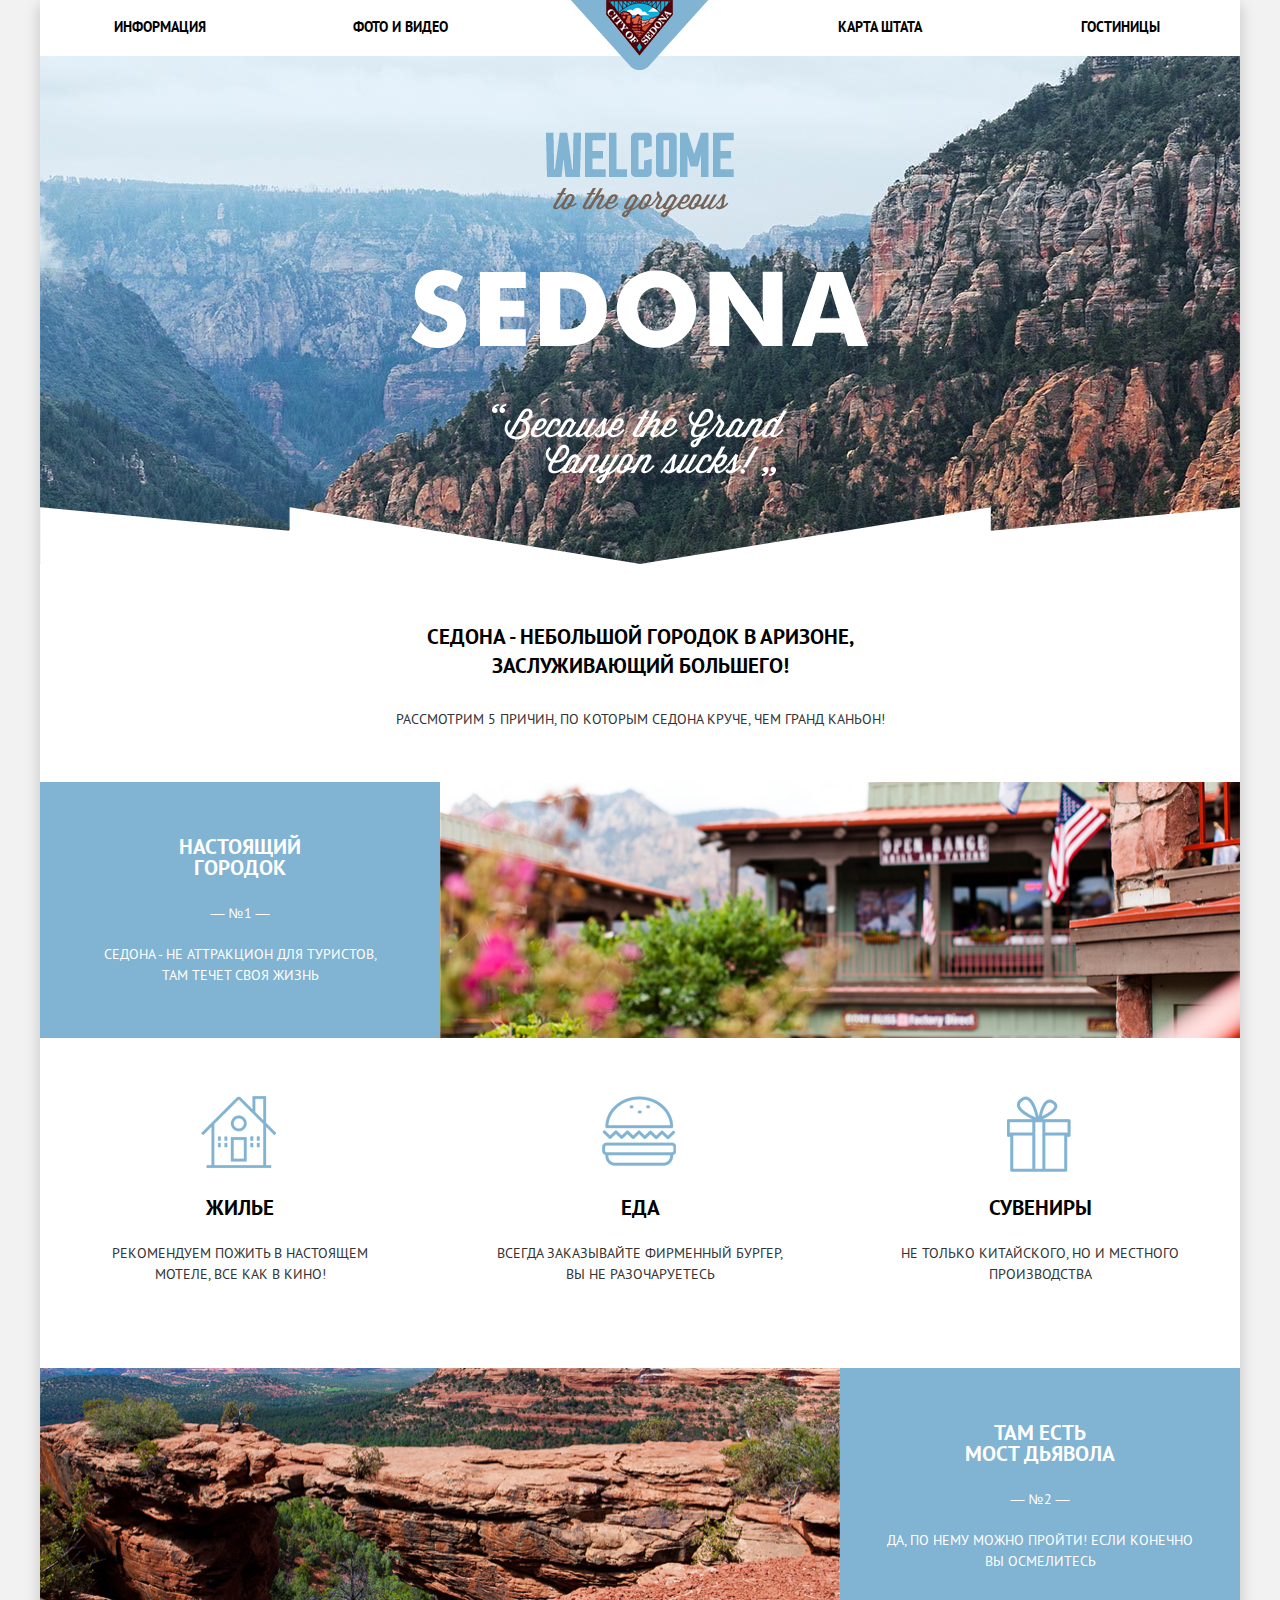
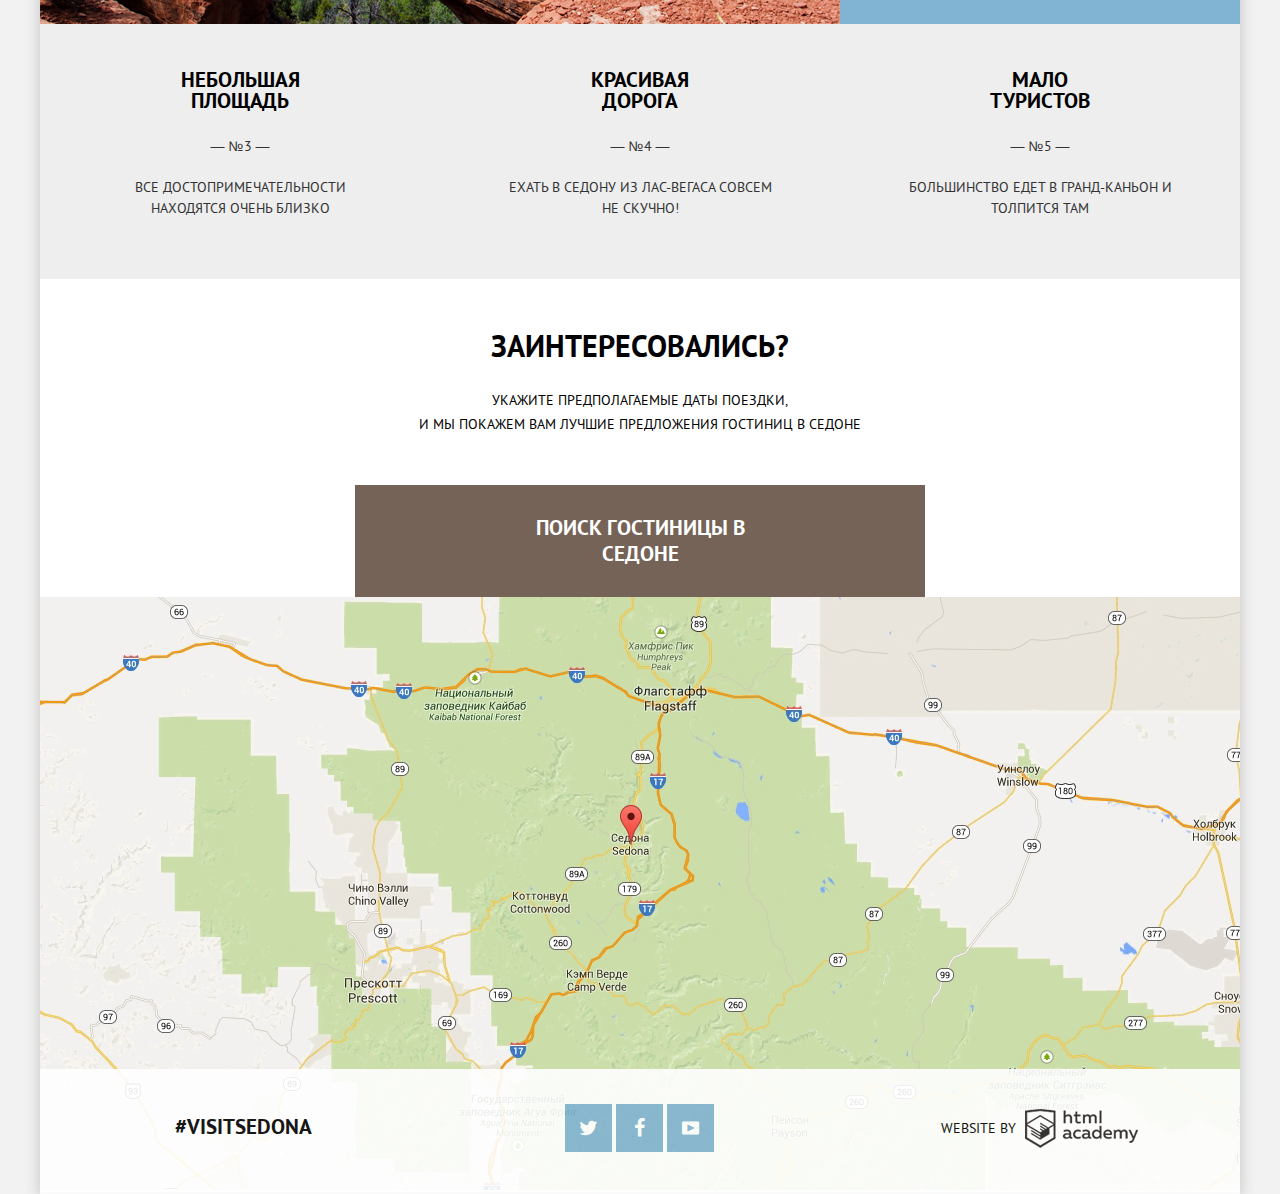
<file: index.html>
<!DOCTYPE html>
<html lang="ru">

<head>
  <meta charset="utf-8">
  <title>Sedona | Главная</title>
  <link rel="stylesheet" href="css/normalize.css">
  <link rel="stylesheet" href="css/main.css">
</head>

<body>
  <div class="container">
    <header class="header">
      <div class="intro">
        <nav class="main-nav clearfix">
          <a href="index.html">
            <img class="header__logo" src="img/header_logo.png" alt="Sedona" width="138" height="70">
          </a>
          <ul class="main-nav__list clearfix">
            <li class="main-nav__item">
              <a class="main-nav__link">Информация</a>
            </li>
            <li class="main-nav__item">
              <a href="#" class="main-nav__link">Фото и видео</a>
            </li>
            <li class="main-nav__item">
              <a href="#" class="main-nav__link">Карта штата</a>
            </li>
            <li class="main-nav__item">
              <a href="hotels.html" class="main-nav__link">Гостиницы</a>
            </li>
          </ul>
        </nav>
      </div>
    </header>
    <section class="features clearfix">
      <h2 class="features__title">
        Седона - небольшой городок в Аризоне,<br> заслуживающий большего!
      </h2>
      <p class="features__subtitle">
        Рассмотрим 5 причин, по которым Седона круче, чем гранд каньон!
      </p>

      <section class="features__item clearfix">
        <div class="features__box">
          <h3 class="features__name">Настоящий<br> городок</h3>
          <span class="features__number">— №1 —</span>
          <p class="features__description">
            Седона - не аттракцион для туристов,<br> там течет своя жизнь
          </p>
        </div>
        <div class="features__img features__img--right">
          <img src="img/town.jpg" alt="Sedona Town" width="800" height="256">
        </div>
      </section>
      <section class="features__item clearfix">
        <div class="features__box features__box--living">
          <h3 class="features__name">Жилье</h3>
          <p class="features__description">
            Рекомендуем пожить в настоящем<br> мотеле, все как в кино!
          </p>
        </div>
        <div class="features__box features__box--food">
          <h3 class="features__name">Еда</h3>
          <p class="features__description">
            Всегда заказывайте фирменный бургер,<br> вы не разочаруетесь
          </p>
        </div>
        <div class="features__box features__box--right features__box--souvenirs">
          <h3 class="features__name">Сувениры</h3>
          <p class="features__description">
            Не только китайского, но и местного<br> производства
          </p>
        </div>
      </section>
      <section class="features__item clearfix">
        <div class="features__box features__box--right">
          <h3 class="features__name">Там есть<br> мост дьявола</h3>
          <span class="features__number">— №2 —</span>
          <p class="features__description">
            Да, по нему можно пройти! Если конечно<br> вы осмелитесь
          </p>
        </div>
        <div class="features__img features__img--left">
          <img src="img/devils_bridge.jpg" alt="Sedona Town" width="800">
        </div>
      </section>
      <section class="features__item clearfix">
        <div class="features__box features__box--area">
          <h3 class="features__name">Небольшая<br> площадь</h3>
          <span class="features__number">— №3 —</span>
          <p class="features__description">
            Все достопримечательности<br> находятся очень близко
          </p>
        </div>
        <div class="features__box features__box--road">
          <h3 class="features__name">Красивая<br> дорога</h3>
          <span class="features__number">— №4 —</span>
          <p class="features__description">
            Ехать в Седону из Лас-Вегаса совсем<br> не скучно!
          </p>
        </div>
        <div class="features__box features__box--tourists">
          <h3 class="features__name">Мало<br> туристов</h3>
          <span class="features__number">— №5 —</span>
          <p class="features__description">
            Большинство едет в Гранд-Каньон и<br> толпится там
          </p>
        </div>
      </section>
    </section>
    <section class="booking">
      <h2 class="booking__title">
        Заинтересовались?
      </h2>
      <p class="booking__subtitle">
        Укажите предполагаемые даты поездки,<br> и мы покажем вам лучшие предложения гостиниц в Седоне
      </p>
      <button class="booking__button" type="submit">Поиск гостиницы в Седоне</button>
    </section>
    <div class="map">
      <img src="img/map.jpg"  alt="map" width="1200" height="593">

      <form class="booking-form booking-form--hide" action="GET">
        <fieldset class="booking-form__checkin">
          <label class="booking-form__checkin-label" for="checkin">Дата заезда:</label>
          <input class="booking-form__checkin-input" id="checkin" type="text" placeholder="24 апреля 2016">
          <span class="icon-calendar"></span>
        </fieldset>
        <fieldset class="booking-form__checkout clearfix">
          <label class="booking-form__checkout-label" for="checkout">Дата выезда:</label>
          <input class="booking-form__checkout-input" id="checkout" type="text" placeholder="4 июля 2016">
          <span class="icon-calendar"></span>

        </fieldset>
        <fieldset class="booking-form__guests">
          <div class="counter counter--adults">
            <label class="counter__label counter__label--adults" for="counter__adults">Взрослые:</label>
            <button class="counter__minus icon-minus"></button>
            <input class="counter__input" type="text" name="counter__adults" id="counter__adults" value="2">
            <button class="counter__plus icon-plus"></button>
          </div>
          <div class="counter counter--children">
            <label class="counter__label counter__label--children" for="counter__children">Дети:</label>
            <button class="counter__minus icon-minus"></button>
            <input class="counter__input" type="text" name="counter__children" id="counter__children" value="2">
            <button class="counter__plus icon-plus"></button>
          </div>
        </fieldset>
        <button type="submit" class="booking-form__button">Найти</button>
      </form>
    </div>
    <footer class="footer footer--index clearfix">
      <div class="footer__link">
        <a href="#" target="_blank">#visitsedona</a>
      </div>
      <div class="social">
        <a href="#" class="social__btn social__btn--tw icon-twitter"></a>
        <a href="#" class="social__btn social__btn--fb icon-facebook"></a>
        <a href="#" class="social__btn social__btn--yt icon-youtube"></a>
      </div>
      <div class="footer__logo">
        <span>Website by</span>
        <a href="http://www.htmlacademy.ru">
          <div class="logo"></div>
        </a>
      </div>
    </footer>
  </div>

  <script type="text/javascript">

    //Toggles booking form window by pressing button "Поиск гостиниц в Седоне"

    var bookingButton = document.querySelector(".booking__button");
    var bookingForm = document.querySelector(".booking-form");

    bookingButton.addEventListener("click", function(event) {
      event.preventDefault();
      bookingForm.classList.toggle("booking-form--hide");
    })
  </script>
</body>

</html>
</file>
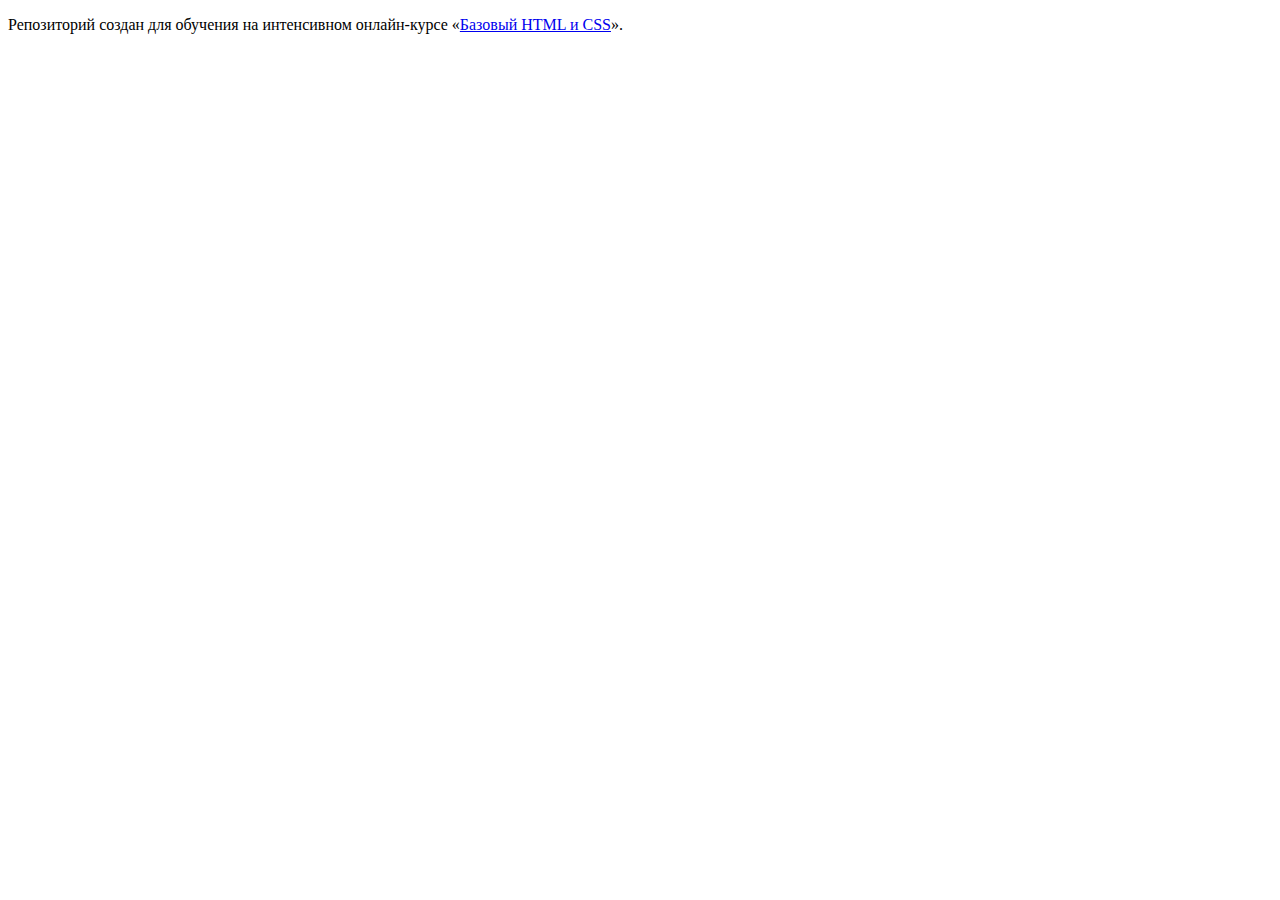
<file: master/index.html>
<!DOCTYPE html>
<html lang="ru">
  <head>
    <meta charset="utf-8">
    <title>HTML Academy: Седона</title>
    <base href="https://htmlacademy-htmlcss.github.io/143887-sedona/master/">
</head>
  <body>

    <p>Репозиторий создан для обучения на интенсивном онлайн‑курсе «<a href="https://htmlacademy.ru/intensive/htmlcss">Базовый HTML и CSS</a>».</p>

  </body>
</html>
</file>
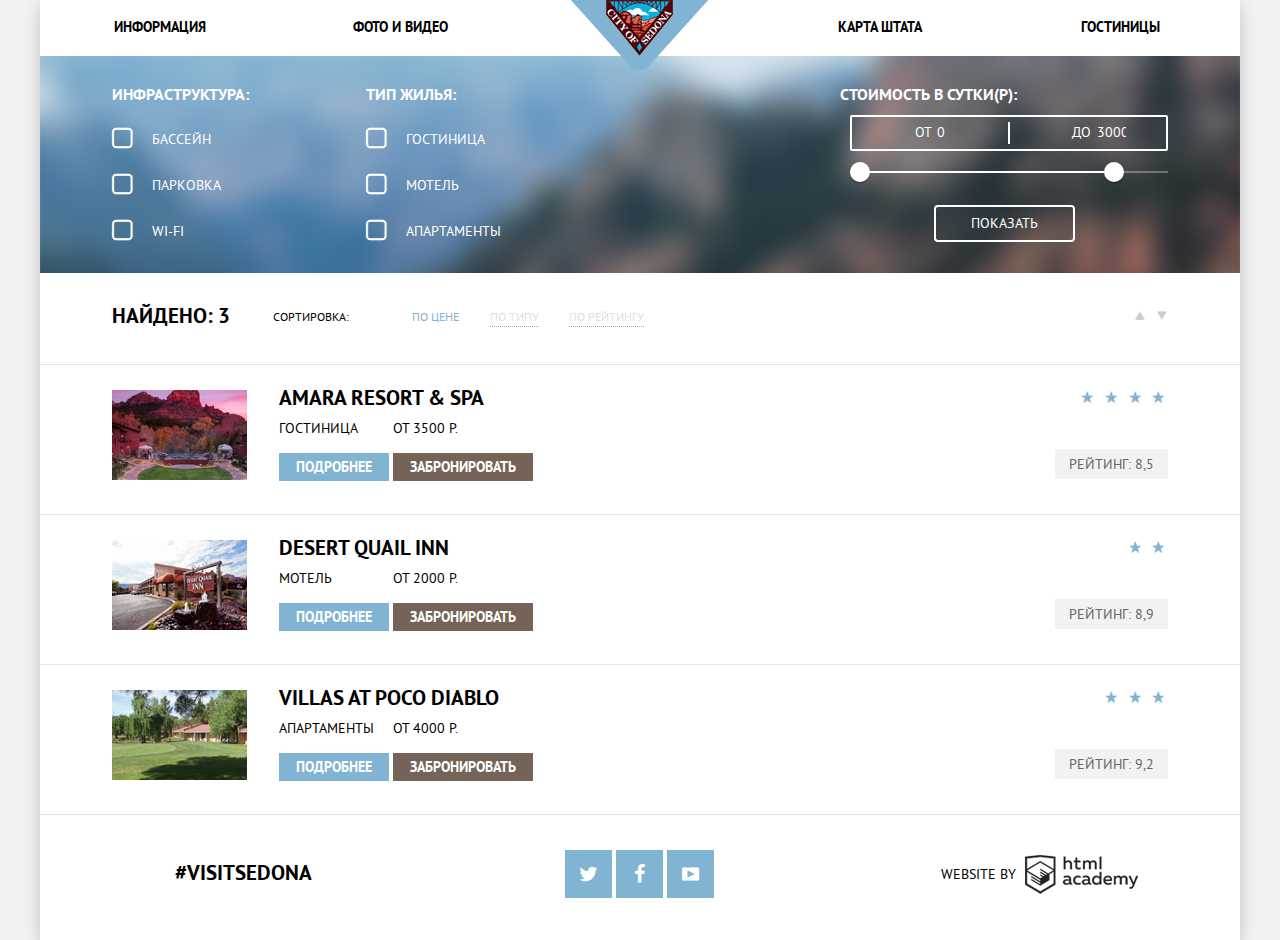
<file: hotels.html>
<!DOCTYPE html>
<html lang="ru">

<head>
  <meta charset="utf-8">
  <title>Sedona | Отели</title>
  <link rel="stylesheet" href="css/normalize.css">
  <link rel="stylesheet" href="css/main.css">
</head>

<body>
  <div class="container">
    <header class="page-header">
      <nav class="main-nav clearfix">
        <a href="index.html">
          <img class="header__logo" src="img/header_logo.png" alt="Sedona" width="138" height="70">
        </a>
        <ul class="main-nav__list clearfix">
          <li class="main-nav__item">
            <a class="main-nav__link">Информация</a>
          </li>
          <li class="main-nav__item">
            <a href="#" class="main-nav__link">Фото и видео</a>
          </li>
          <li class="main-nav__item">
            <a href="#" class="main-nav__link">Карта штата</a>
          </li>
          <li class="main-nav__item">
            <a href="hotels.html" class="main-nav__link">Гостиницы</a>
          </li>
        </ul>
      </nav>
    </header>
    <div class="filter">
      <div class="filter-inputs clearfix">
        <fieldset class="amenities">
          <legend class="amenities__legend">Инфраструктура:</legend>

            <input class="amenities__input" id="pool" type="checkbox" name="extras" value="pool">
            <label class="amenities__label" for="pool">Бассейн</label>


            <input id="parking" type="checkbox" name="extras" value="parking" class="amenities__input">
            <label class="amenities__label" for="parking">Парковка</label>


            <input class="amenities__input" id="wifi" type="checkbox" name="extras" value="wifi">
            <label class="amenities__label" for="wifi">Wi-Fi</label>

        </fieldset>
        <fieldset class="property">
          <legend class="property__legend">Тип жилья:</legend>

            <input class="property-type__input" id="hotel" type="checkbox" name="property-type" value="hotel">
            <label class="property-type__label" for="hotel">Гостиница</label>


            <input class="property-type__input" id="motel" type="checkbox" name="property-type" value="motel">
            <label class="property-type__label" for="motel">Мотель</label>


            <input class="property-type__input" id="appartement" type="checkbox" name="property-type" value="appartement">
            <label class="property-type__label" for="appartement">Апартаменты</label>

        </fieldset>
        <div class="filter-range">
          <span class="filter-range__title">Стоимость в сутки(Р):</span>

            <div class="price-controls">
              <label for="min-price-input" class="price-controls--min">от
                <input type="text" name="min-price" value="0" id="min-price-input">
              </label>
              <label for="max-price-input" class="price-controls--max">до
                <input type="text" name="max-price" value="3000" id="max-price-input">
              </label>
            </div>


          <div class="range-controls">
            <div class="range-controls__scale">
              <div class="range-controls__bar">
              </div>
              <div class="range-controls__toggle range-controls__toggle--min"></div>
              <div class="range-controls__toggle range-controls__toggle--max"></div>
            </div>
          </div>

          <button type="submit" class="filter-range__btn">Показать</button>
        </div>
      </div>

      <section class="sort clearfix">
        <span class="sort-found">Найдено: 3</span>
        <span class="sort-list__label">Сортировка:</span>
        <ul class="sort-list">
          <li class="sort-list__item sort-list__item--active">
            <a href="" class="sort-list__link sort-list__link--active">По цене</a>
          </li>
          <li class="sort-list__item">
            <a href="" class="sort-list__link">По типу</a>
          </li>
          <li class="sort-list__item">
            <a href="" class="sort-list__link">По рейтингу</a>
          </li>
        </ul>
        <div class="sort-selector">
          <div class="sort-selector__up icon-up-dir"></div>
          <div class="sort-selector__down icon-down-dir"></div>

        </div>
      </section>

      <section class="filter-results">
        <div class="result clearfix">

          <img class="hotel-img" src="img/amara_thumbnail.png" alt="Amara Resort" width="135" height="90">
          <div class="hotel-description">
            <a href="#" class="hotel-name">Amara Resort &amp; Spa</a>
            <div class="hotel-type-price">
              <span class="hotel-type">Гостиница</span>
              <span class="hotel-price">от 3500 Р.</span>
            </div>
            <a href="#" class="more-btn">Подробнее</a>
            <a href="#" class="book-btn">Забронировать</a>
          </div>
          <div class="hotel-rating">
            <div class="hotel-rating__stars">
              <span class="icon-star"></span>
              <span class="icon-star"></span>
              <span class="icon-star"></span>
              <span class="icon-star"></span>
            </div>
            <div class="hotel-rating__badge">Рейтинг: 8,5</div>
          </div>
        </div>
        <div class="result clearfix">
          <img class="hotel-img" src="img/desert_thumbnail.png" alt="Desert Quail Inn" width="135" height="90">
          <div class="hotel-description">
            <a href="#" class="hotel-name">Desert Quail Inn</a>
            <div class="hotel-type-price">
              <span class="hotel-type">Мотель</span>
              <span class="hotel-price">от 2000 Р.</span>
            </div>
            <a href="#" class="more-btn">Подробнее</a>
            <a href="#" class="book-btn">Забронировать</a>
          </div>
          <div class="hotel-rating">
            <div class="hotel-rating__stars">
              <span class="icon-star"></span>
              <span class="icon-star"></span>
            </div>
            <div class="hotel-rating__badge">Рейтинг: 8,9</div>
          </div>
        </div>
        <div class="result clearfix">
          <img class="hotel-img" src="img/villas_thumbnail.png" alt="Villas at Poco Diablo" width="135" height="90">
          <div class="hotel-description">
            <a href="#" class="hotel-name">Villas at Poco Diablo</a>
            <div class="hotel-type-price">
              <span class="hotel-type">Апартаменты</span>
              <span class="hotel-price">от 4000 Р.</span>
            </div>
            <a href="#" class="more-btn">Подробнее</a>
            <a href="#" class="book-btn">Забронировать</a>
          </div>
          <div class="hotel-rating">
            <div class="hotel-rating__stars">
              <span class="icon-star"></span>
              <span class="icon-star"></span>
              <span class="icon-star"></span>
            </div>
            <div class="hotel-rating__badge">Рейтинг: 9,2</div>
          </div>
        </div>
      </section>
    </div>





    <footer class="footer clearfix">
      <div class="footer__link">
        <a href="#" target="_blank">#visitsedona</a>
      </div>
      <div class="social">
        <a href="#" class="social__btn social__btn--tw icon-twitter"></a>
        <a href="#" class="social__btn social__btn--fb icon-facebook"></a>
        <a href="#" class="social__btn social__btn--yt icon-youtube"></a>
      </div>
      <div class="footer__logo">
        <span>Website by</span>
        <a href="http://www.htmlacademy.ru">
          <div class="logo"></div>
        </a>

      </div>
    </footer>


  </div>
</body>

</html>
</file>
<file: css/main.css>
@font-face {
  font-family: "PT Sans";
  font-weight: normal;
  font-style: normal;
  src: url("../fonts/web/ptsans.woff") format("woff"), url("../fonts/web/ptsans.woff2") format("woff2");
}

@font-face {
  font-family: "PT Sans";
  font-weight: bold;
  font-style: normal;
  src: url("../fonts/web/ptsansbold.woff") format("woff"), url("../fonts/web/ptsansbold.woff2") format("woff2");
}

@font-face {
  font-weight: normal;
  font-style: normal;

  font-family: "symbols-sedona";
  src: url("../fonts/symbols-sedona.woff") format("woff"),
       url("../fonts/symbols-sedona.woff2") format("woff2");
}

[class^="icon-"]::before,
[class*=" icon-"]::before {
  display: inline-block;
  width: 1em;
  margin-right: 0.2em;
  margin-left: 0.2em;

  font-weight: normal;
  line-height: 1em;
  font-family: "symbols-sedona";
  text-align: center;
  text-transform: none;
  text-decoration: inherit;
  font-style: normal;
  font-variant: normal;

  speak: none;
}

.icon-facebook::before { content: "\66"; } /* "f" */
.icon-twitter::before { content: "\74"; } /* "t" */
.icon-up-dir::before { content: "\25b2"; } /* "▲" */
.icon-down-dir::before { content: "\25bc"; } /* "▼" */
.icon-star::before { content: "\2605"; } /* "★" */
.icon-check-off::before { content: "\2610"; } /* "☐" */
.icon-check-on::before { content: "\2611"; } /* "☑" */
.icon-calendar::before { content: "\e800"; } /* "" */
.icon-plus::before { content: "\e801"; } /* "" */
.icon-minus::before { content: "\e802"; } /* "" */
.icon-youtube::before { content: "\f39e"; } /* "" */


* {
  box-sizing: border-box;
}

ul, li, h1, h2, h3, h4, h5, p {
  margin: 0;
  padding: 0;
}

img {
  max-width: 100%;
  height: auto;
}

fieldset {
  margin: 0;
  padding: 0;
  outline: none;
  border: none;
}

body {
  background-color: #f2f2f2;

  font-family: 'PT Sans', sans-serif;
  font-size: 14px;
  font-weight: 400;
  text-transform: uppercase;

  line-height: 14px;
}

.clearfix:after {
  display: table;
  clear: both;
  content: "";
}

.container {
  position: relative;

  width: 93.75%;
  margin: 0 auto;

  background-color: #ffffff;
  box-shadow: 0 5px 15px 0 rgba(0, 0, 0, 0.2);
}

.main-nav {
  position: relative;
  top: 0;
  left: 0;
  z-index: 100;

  width: 100%;
  min-height: 56px;

  background-color: #ffffff;

  text-transform: uppercase;
  font-size: 14px;
  font-weight: 700;
  line-height: 26px;
}

.main-nav__list {
  display: block;
  margin: 0 auto;

  list-style: none;
}

.main-nav__item {
  display: inline-block;
  vertical-align: top;
  width: 20%;
  padding-top: 14px;
  padding-bottom: 16px;

  text-align: left;
}

.main-nav__item:nth-child(n+2){
  margin-left: -4px;
}

.main-nav__item:nth-child(2){
  margin-right: 20%;
}

.header__logo {
  position: absolute;
  top: 0;
  left: 50%;
  z-index: 100;

  margin-left: -69px;

  text-align: center;
}

.main-nav__link {
  display: block;

  text-align: center;
  color: #000000;
  text-decoration: none;
}

.main-nav__link:hover {
  color: #a8c9df;
}

.main-nav__link:active {
  color: #ebebeb;
}

.intro {
  position: relative;
  height: 564px;
  background: url("../img/header_bg.jpg") no-repeat top center;
}

.intro:before {
  content: "";

  position: absolute;
  top: 132px;
  left: 0;

  width: 100%;
  height: 355px;

  background: url("../img/intro_heading.png") no-repeat center top;
}

.intro:after {
  content: "";

  position: absolute;
  left: 0;
  bottom: 0;
  z-index: 100;

  width: 100%;
  height: 60px;

  background: url("../img/intro_shape.png") no-repeat center bottom;
}

.features {
  padding-top: 58px;
}

.features__title {
  margin-bottom: 25px;
  padding: 0 15em;

  font-size: 1.5em;
  font-weight: 700;
  line-height: 1.4;
  text-transform: uppercase;
  text-align: center;
}

.features__subtitle {
  margin-bottom: 50px;

  font-size: 14px;
  font-weight: 400;
  line-height: 26px;
  text-transform: uppercase;
  color: #333333;
  text-align: center;
}


.features__box {
  width: 33.33333333%;
  float: left;
  padding-top: 54px;
  padding-bottom: 52px;

  text-align: center;
  color: #ffffff;

  background-color: #81b3d2;
}

.features__name {
  margin-bottom: 25px;

  font-size: 21px;
  line-height: 21px;
  font-weight: 700;
}

.features__number {
  display: block;
  margin-bottom: 20px;

  font-size: 14px;
  font-weight: 400;
  line-height: 21px;
  text-transform: uppercase;
  color: #ffffff;
  text-align: center;
}



.features__description {
  font-size: 14px;
  font-weight: 400;
  line-height: 21px;
  text-transform: uppercase;
  color: #ffffff;
  text-align: center;
}

.features__img {
  width: 66.66666666%;
  height: 256px;
  float: right;

  background: rgba(0,0,0,.1);
  overflow: hidden;
}

.features__img img {
  width: 100%;
  height: 256px;
}

.features__img--right {
  float: right;
}



.features__box--right {
  float: right;
}

.features__img--left {
  float: left
}

.features__box--living, .features__box--food, .features__box--souvenirs {
  float: left;
  width: 33.333333%;
  height: 330px;

  background-color: inherit;
  text-align: center;
}

.features__box--living .features__name,
.features__box--food .features__name,
.features__box--souvenirs .features__name {
  position: relative;

  padding-top: 105px;

  color: #000000;
}

.features__box--living .features__description,
.features__box--food .features__description,
.features__box--souvenirs .features__description {
  color: #333333;
}

.features__box--living .features__name:before,
.features__box--food .features__name:before,
.features__box--souvenirs .features__name:before {
  content: "";

  position: absolute;
  bottom: 45px;
  left: 40%;

  display: block;
  width: 77px;
  height: 77px;
}

.features__box--living .features__name:before {
  background: url("../img/house_icon.png") no-repeat top center;
}

.features__box--food .features__name:before {
  background: url("../img/burger_icon.png") no-repeat top center;
}

.features__box--souvenirs .features__name:before {
  background: url("../img/gift_icon.png") no-repeat top center;
}

.features__box--area,
.features__box--road,
.features__box--tourists {
  padding-top: 45px;
  padding-bottom: 60px;

  background-color: #eeeeee;
}

.features__box--area .features__name,
.features__box--road .features__name,
.features__box--tourists .features__name {
  color: #000000;
}

.features__box--area .features__number,
.features__box--road .features__number,
.features__box--tourists .features__number {
  color: #333333;
}

.features__box--area .features__description,
.features__box--road .features__description,
.features__box--tourists .features__description {
  color: #333333;
}

.booking {
  padding-top: 55px;

  text-align: center;
}

.booking__title {
  margin-bottom: 30px;

  font-size: 30px;
  font-weight: 700;
  line-height: 24px;
}

.booking__subtitle {
  margin-bottom: 49px;

  font-size: 14px;
  font-weight: 400;
  line-height: 24px;
}

.booking__button {
  display: block;
  padding: 30px 140px;
  margin: 0 315px;

  background-color: #766357;
  border: none;

  font-family: inherit;
  text-transform: inherit;
  font-size: 21px;
  font-weight: 700;
  line-height: 26px;
  text-align: center;
  color: #ffffff;

  cursor: pointer;
}

.booking__button:hover {
  background: #604e43;
}

.booking__button:focus {
  outline: none;
}




.booking-form {
  position: absolute;
  top: 0;
  left: 26.25%;
  z-index: 100;

  width: 570px;
  padding: 55px;

  background-color: #ffffff;
  box-shadow: 0 10px 20px 0 rgba(0, 0, 0, 0.25);

  display: block;
}

.booking-form--hide {
  display: none;
}

.booking-form label {
  font-size: 14px;
  font-weight: 700;
}


.booking-form__checkin,
.booking-form__checkout,
.booking-form__guests {
  position: relative;

  margin-bottom: 30px;
}

.booking-form__checkin-label,
.booking-form__checkout-label {
  display: inline-block;
  vertical-align: top;
  width: 110px;
  padding: 12px 0;
}

.booking-form__checkin-input,
.booking-form__checkout-input {
  display: inline-block;
  vertical-align: top;
  width: 345px;
  padding: 10px;

  border: none;
  background-color: #f2f2f2;

  outline: none;
}

.booking-form__checkin-input:hover,
.booking-form__checkout-input:hover {
  border-color: #ebebeb;
  background: #ebebeb;
}

.booking-form__checkin-input:focus,
.booking-form__checkout-input:focus {
  font-family: inherit;
  font-size: 14px;
  font-weight: bold;
  text-transform: uppercase;

  outline: 2px solid #e5e5e5;
  background: #fff;
}

.icon-calendar {
  position: absolute;
  top: 5px;
  right: 7px;

  font-size: 21px;
  line-height: 26px;
  color: #a9a9a9;
}

.icon-calendar:hover {
  color: #000000;
}

.icon-calendar:active {
  color: #81b3d2;
}


::-webkit-input-placeholder {
  text-transform: uppercase;
  color: #000000;
  font-family: "PT Sans", "Arial", sans-serif;
  font-size: 14px;
  font-weight: 700;
}


.booking-form__guests {
  width: 100%;
  margin-bottom: 50px;

  text-align: left;
}

.counter {
  display: inline-block;
  vertical-align: top;
}

.counter--adults {
  margin-right: 29px;
}

.counter--children {
  text-align: right;
}

.counter__label {
  display: inline-block;
  vertical-align: top;
  padding: 10px 0;
  margin-right: 45px;
}

.counter__label--children {
  margin-left: 22px;
  margin-right: 33px;
}

.counter__plus,
.counter__minus {
  display: inline-block;
  vertical-align: top;
  width: 38px;
  height: 38px;
  margin-left: -7px;

  border: none;
  background-color: #f2f2f2;
  color: #a9a9a9;

  cursor: pointer;
}

.counter__plus:hover,
.counter__minus:hover {
  color: #000000;
}

.counter__input {
  display: inline-block;
  vertical-align: top;
  width: 38px;
  height: 38px;
  margin-left: -4px;

  font-family: inherit;
  font-weight: 700;
  font-size: 14px;
  line-height: 26px;
  text-align: center;

  border: none;
  background-color: #f2f2f2;
}

.booking-form__button {
  display: block;
  width: 100%;
  padding: 17px 0;

  font-family: "PT Sans", "Arial", sans-serif;
  font-size: 21px;
  font-weight: 700;
  line-height: 26px;
  text-transform: uppercase;
  color: #ffffff;

  border: none;
  background-color: #81b3d2;

  cursor: pointer;
}

.booking-form__button:hover {
  background-color: #669ec0;

  cursor: pointer;
}

.booking-form__button:focus {
  color: #94b9d2;

  background: #5496bd;
  outline: none;
}


.map {
  position: relative;
  width: 100%;
  height: auto;
}

.footer {
  min-height: 125px;
  padding-left: 6%;
  padding-right: 6%;


  background-color: #ffffff;
}

.footer--index {
  position: absolute;
  z-index: 100;
  bottom: -2px;
  left: 0;

  width: 100%;

  opacity: 0.9;
}

.footer__link {
  float: left;
  width: 33.3%;
  margin-top: 45px;
  padding-left: 6%;
}

.footer__link a {
  font-size: 21px;
  font-weight: 700;
  line-height: 26px;
  text-decoration: none;
  color: #000000;
}

.social {
  float: left;
  width: 33.3%;
  margin-top: 35px;

  text-align: center;
}

.social__btn {
  display: inline-block;
  vertical-align: top;

  width: 47px;
  height: 48px;

  font-size: 0;
  line-height: 0;
  text-decoration: none;

  background: #81b3d2;
}

.social__btn:before {
  font-size: 20px;
  line-height: 48px;
  color: #ffffff;
}

.social__btn:hover {
  background-color: #669ec0;
}

.social__btn:focus {
  background-color: #5496bd;
}

.social__btn:focus:before {
  color: #88b6d1;
}



.footer__logo {
  float: right;
  width: 33.3%;
  margin-top: 40px;
  padding-left: 125px;

}

.footer__logo span {
  display: inline-block;
  vertical-align: top;
  margin-right: 5px;
  margin-top: 12px;

  font-size: 14px;
  line-height: 1;
  font-weight: 400;
}

.logo {
  display: inline-block;
  vertical-align: top;

  width: 113px;
  height: 39px;

  background: url("../img/sprite.png") no-repeat center;
  background-position: -5px -891px;
}

.logo:hover {
  background-position: -5px -989px;
}

.logo:active {
  background-position: -5px -940px;
}

/*==========================================
============== HOTELS PAGE =================
==========================================*/

.filter {
  width: 100%;
  min-height: 217px;
}

.filter-inputs {
  width: 100%;
  padding-top: 28px;

  color: #ffffff;

  background: url("../img/filter_bg.png") no-repeat top center;
  background-size: cover;
}

input[type="checkbox"] {
  display: none;
}

input[type="checkbox"] + label {
  position: relative;

  display: block;
  padding-left: 40px;
  margin-bottom: 32px;

  cursor: pointer;
}

input[type="checkbox"] + label:before {
  content: "\2610";
  position: absolute;
  top: 0;
  left: 0;

  font-family: "symbols-sedona";
  font-size: 26px;
}

input[type="checkbox"]:checked + label:before {
  content: "\2611";
}

input[type="checkbox"] + label:last-child {
  margin-bottom: 35px;
}




.amenities {
  float: left;
  width: 26%;
  padding-left: 6%;
  padding-right: 6%;
}

.amenities__legend,
.property__legend {
  display: block;
  margin-bottom: 27px;

  font-size: 16px;
  line-height: 21px;
  font-weight: 700;

}

.amenities__item:last-child,
.property__item:last-child {
  margin-bottom: 0;
}


.property {
  float: left;
  width: 24%;
  padding-left: 1.2%;
}

.filter-range {
  float: right;
  width: 33.3333333%;
  padding-right: 6%;

  color: #ffffff;
  text-transform: uppercase;
}

.filter-range__title {
  display: block;
  margin-bottom: 10px;

  font-size: 16px;
  line-height: 21px;
  font-weight: 700;
}

.price-controls {
  position: relative;

  margin-left: 10px;
  width: 97%;
  height: 36px;
  margin-bottom: 20px;

  font-size: 0;

  border: 2px solid #ffffff;
  border-radius: 2px;
}

.price-controls:after {
  content: "";
  position: absolute;
  top: 50%;
  left: 50%;

  width: 2px;
  height: 22px;

  background-color: #ffffff;

  transform: translate(-50%, -50%);
}

.price-controls label {
  display: inline-block;
  vertical-align: top;

  font-size: 14px;
  line-height: 29px;

  cursor: pointer;
}

.price-controls--min,
.price-controls--max {
  width: 50%;
  padding-left: 20%;
}

.price-controls input {
  width: 35%;
  margin: 0;

  color: inherit;
  font: inherit;

  background: none;
  border: none;
  outline: none;
}

.range-controls {
  position: relative;

  margin-bottom: 32px;
  margin-left: 10px;
}

.range-controls__scale {
  height: 2px;

  background-color: rgba(255, 255, 255, 0.3);
}

.range-controls__bar {
  width: 80%;
  height: 2px;

  background-color: #ffffff;
}

.range-controls__toggle {
  position: absolute;
  top: -9px;

  width: 4px;
  height: 4px;

  background: #ababab;
  border: 10px solid #ffffff;
  border-radius: 50%;
  box-shadow: 0 2px 1px 0 rgba(0, 1, 1, 0.2);

  cursor: pointer;
}

.range-controls__toggle:hover {
  background: #1c4f80;
}

.range-controls__toggle--min {
  left: 0;
}

.range-controls__toggle--max {
  left: 80%;
}

.filter-range__btn {
  display: block;
  margin: 0 auto;
  padding: 6px 35px;

  font-family: inherit;
  font-size: 14px;
  line-height: 21px;
  font-weight: 400;
  text-transform: uppercase;
  color: #ffffff;

  background-color: transparent;
  border: 2px solid #ffffff;
  border-radius: 4px;

  cursor: pointer;
}

.filter-range__btn:hover {
  color: #000000;
  background-color: #ffffff;
  cursor: pointer;
}


.sort {
  display: block;
  width: 100%;
  padding: 30px 6%;

  font-size: 21px;
  line-height: 26px;
  font-weight: 700;

  border-bottom: 1px solid #e5e5e5;
}

.sort-found {
  float: left;
  width: 11.25%;
  margin-right: 4%;
}

.sort-list__label{
  float: left;
  padding-top: 8px;
  margin-right: 6%;

  font-size: 12px;
  line-height: 12px;
  font-weight: 400;
}

.sort-list {
  float: left;
  width: 60%;
  margin: 0;
  padding: 0;
}


.sort-list__item {
  display: inline-block;
  vertical-align: top;
  padding-top: 5px;
  margin-right: 4%;
}

.sort-list__link {
  display: inline-block;
  vertical-align: top;

  font-size: 12px;
  line-height: 18px;
  font-weight: 400;
  color: #e0e0e0;
  text-decoration: none;

  border-bottom: 1px dotted #81b3d2;

  cursor: pointer;
}



.sort-list__link:hover {
  color: #81b3d2;
}

.sort-list__link--active {
  color: #81b3d2;
  border: none;
}

.sort-list__link:focus {
  color: #000000;
  border: none;
}


.sort-selector {
  float: right;
  width: 4%;
}

.sort-selector__up,
.sort-selector__down {
  display: inline-block;
  vertical-align: top;
  width: 17px;
  color: #cccccc;

  cursor: pointer;
}

.sort-selector__up:hover,
.sort-selector__down:hover {
  color: #000000;
}

.sort-selector__up:active,
.sort-selector__down:active {
  color: #81b3d2;
}


.result {
  padding: 25px 6%;
  width: 100%;
  min-height: 150px;

  border-bottom: 1px solid #e5e5e5;
}

.hotel-img {
  float: left;
  display: inline-block;
  height: auto;
  margin-right: 3%;
}

.hotel-description {
  float: left;
  width: 60%;
}

.hotel-name {
  display: block;
  width: 40%;
  margin-bottom: 15px;

  font-size: 21px;
  line-height: 16px;
  font-weight: 700;
  color: #000000;
  text-decoration: none;
}

.hotel-name:hover {
  color: #81b3d2;
}

.hotel-name:active {
  color: #e1e1e1;
}

.hotel-type-price {
  position: relative;

  margin-bottom: 18px;
}

.hotel-type,
.hotel-price {
  display: inline-block;
  vertical-align: top;

  font-size: 14px;
  line-height: 14px;
}

.hotel-price {
  position: absolute;
  left: 18%;
}

.hotel-rating {
  float: right;
  display: block;
  width: 17%;

  text-align: right;
}

.hotel-rating__stars {
  margin-bottom: 45px;
}

.icon-star {
  color: #81b3d2;

}

.hotel-rating__badge {
  display: inline-block;
  vertical-align: middle;
  padding: 7px 14px;

  color: #666666;
  font-size: 14px;
  line-height: 16px;

  background-color: #f2f2f2;
}



.more-btn, .book-btn {
  display: inline-block;
  padding: 7px 17px;

  font-size: 1em;
  line-height: 14px;
  font-weight: 700;
  color: #ffffff;
  text-decoration: none;
}

.more-btn:visited, .book-btn:visited {
  color: #ffffff;
}

.more-btn:hover {
  background-color: #669ec0;
}

.more-btn:focus {
  color: #85b0cd;

  background-color: #5496bd;
}

.book-btn:hover {
  background-color: #604e43;
}

.book-btn:focus {
  color: #928a85;

  background-color: #503e33;
}

.more-btn {
  background-color: #81b3d2;

}

.book-btn {
  background-color: #766357;

}
</file>
